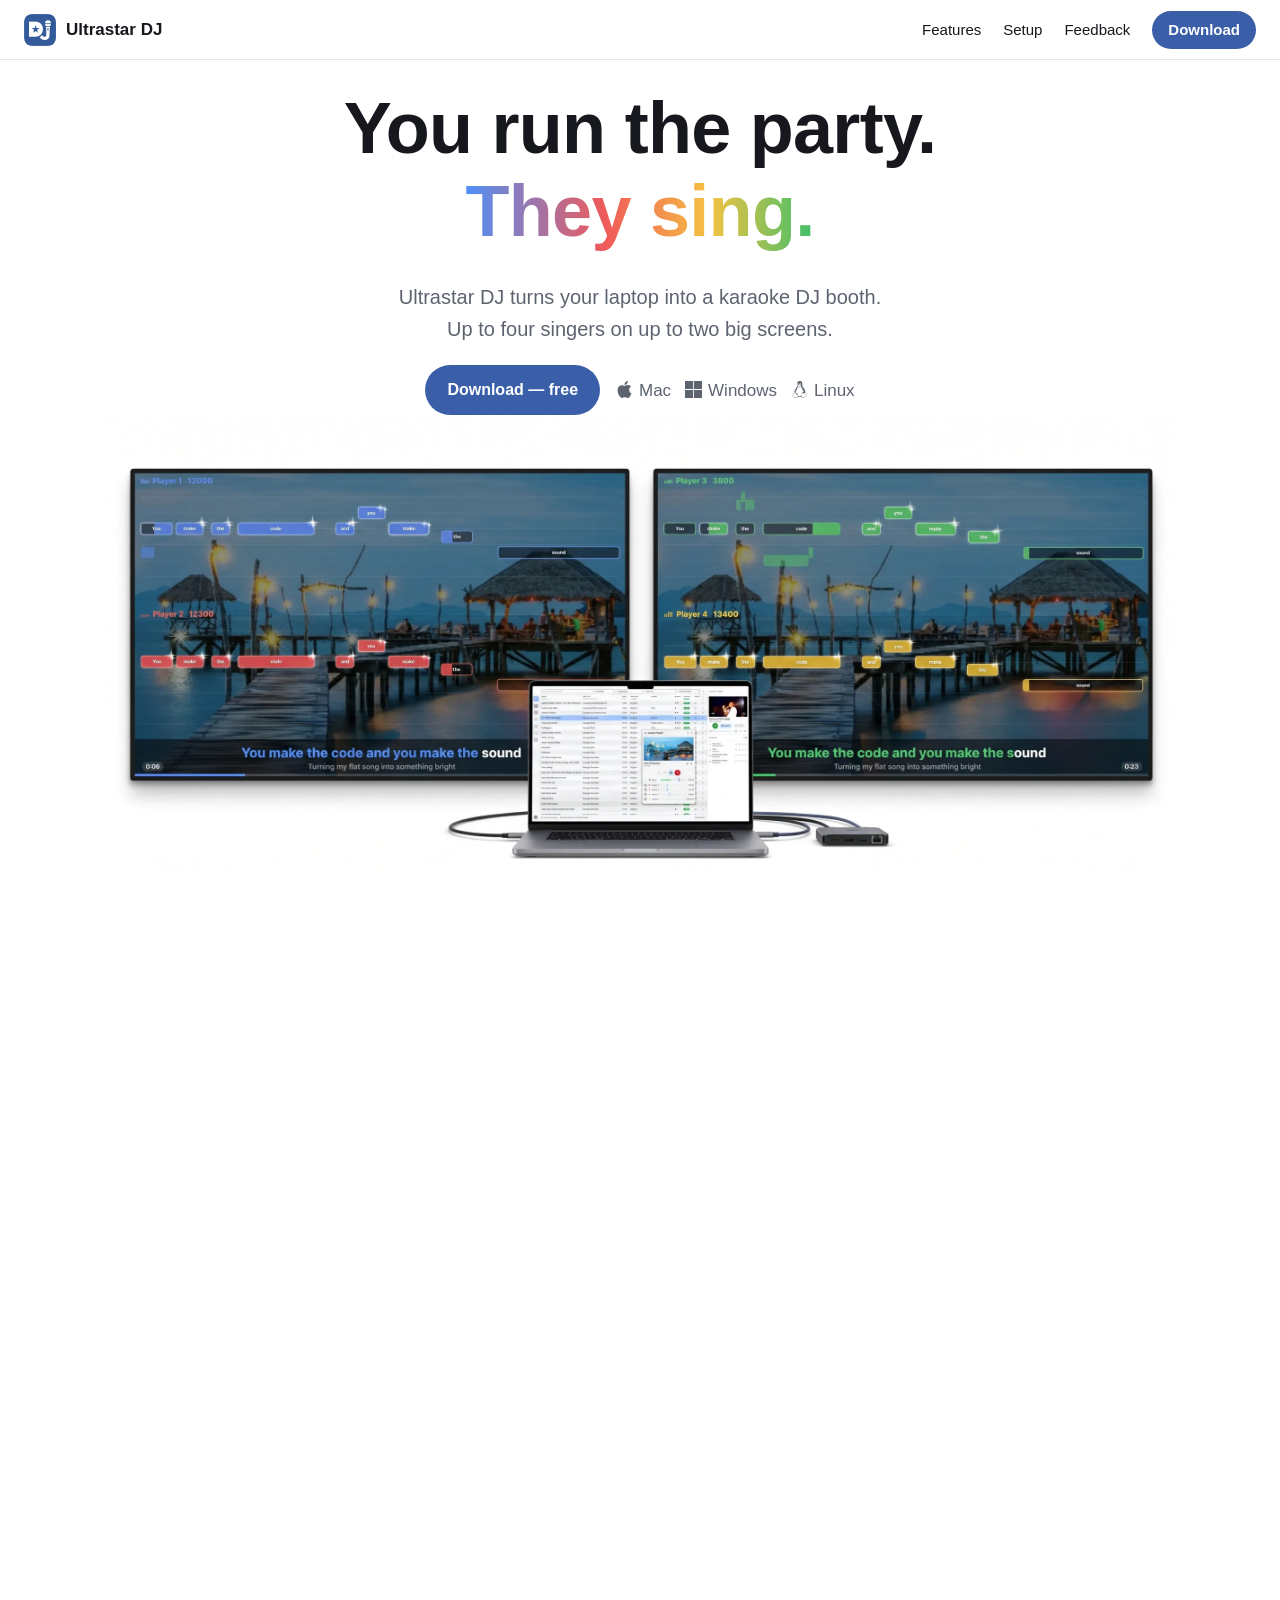
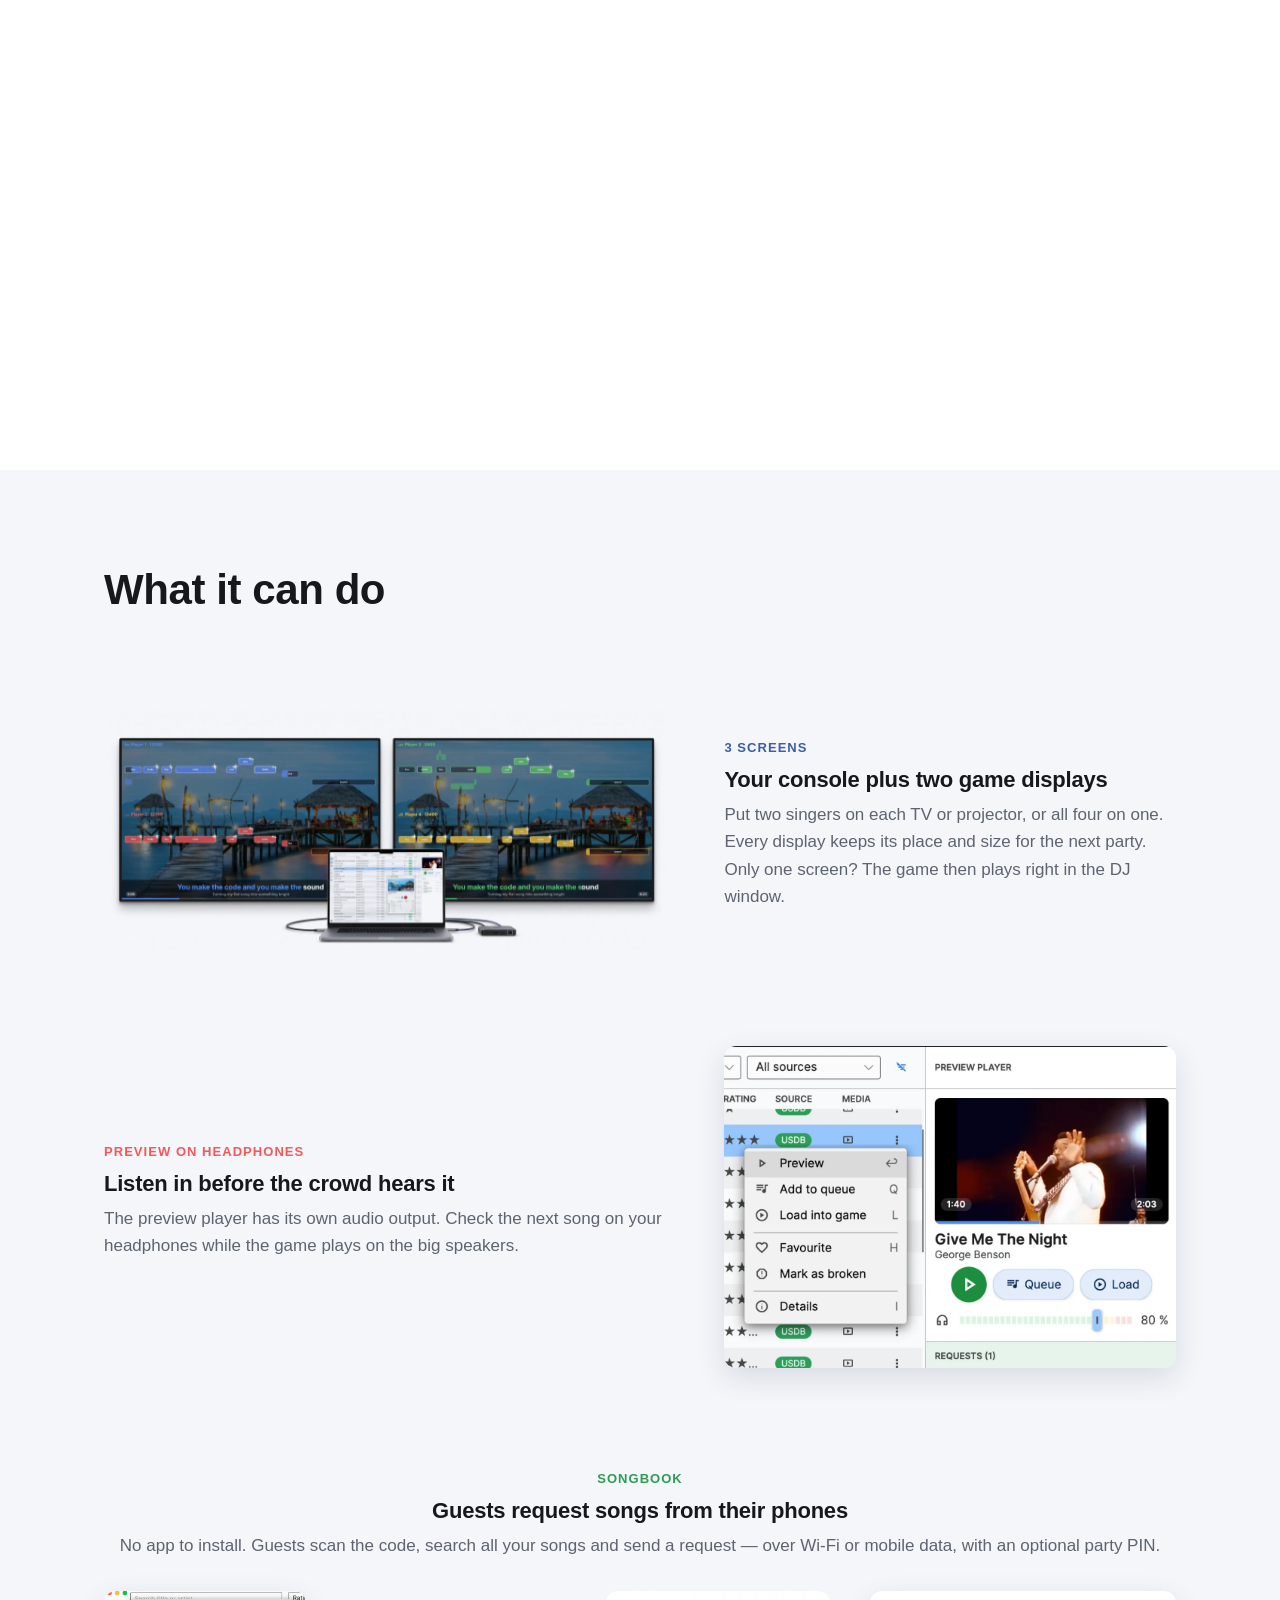
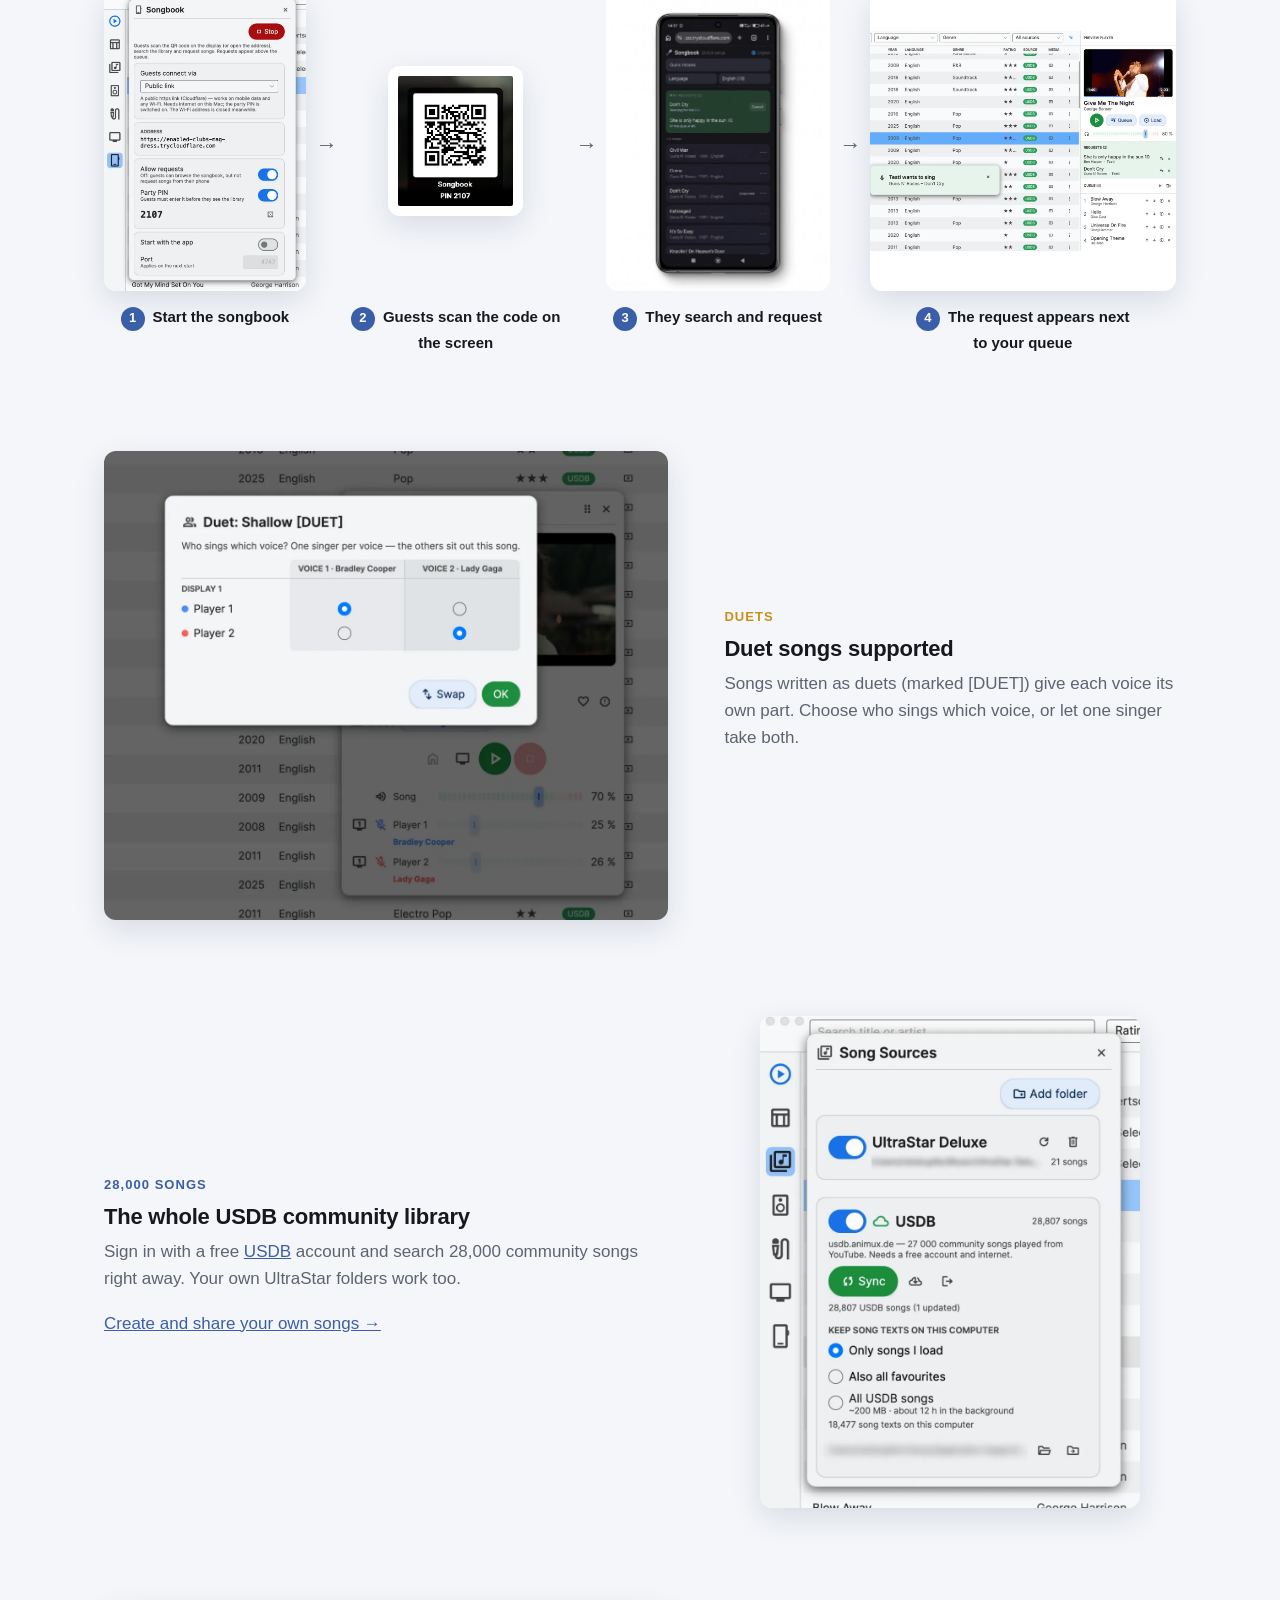
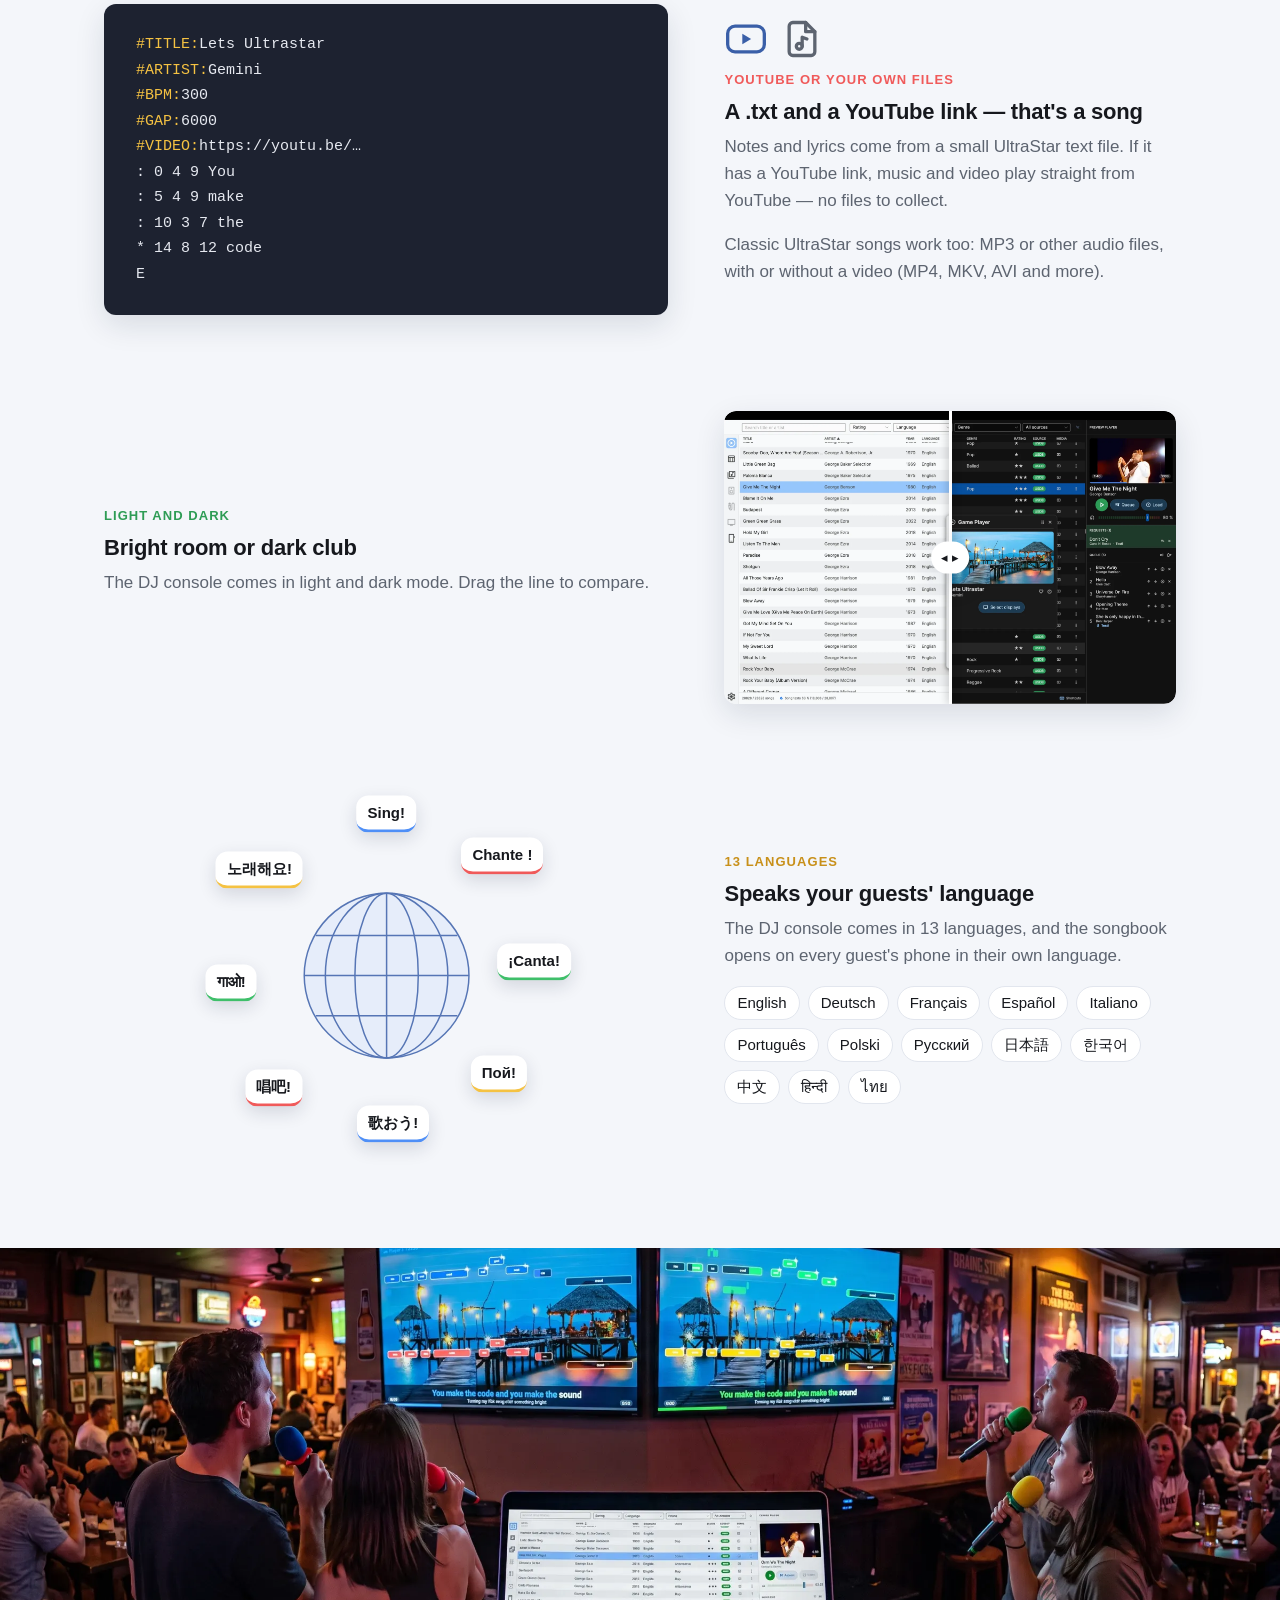
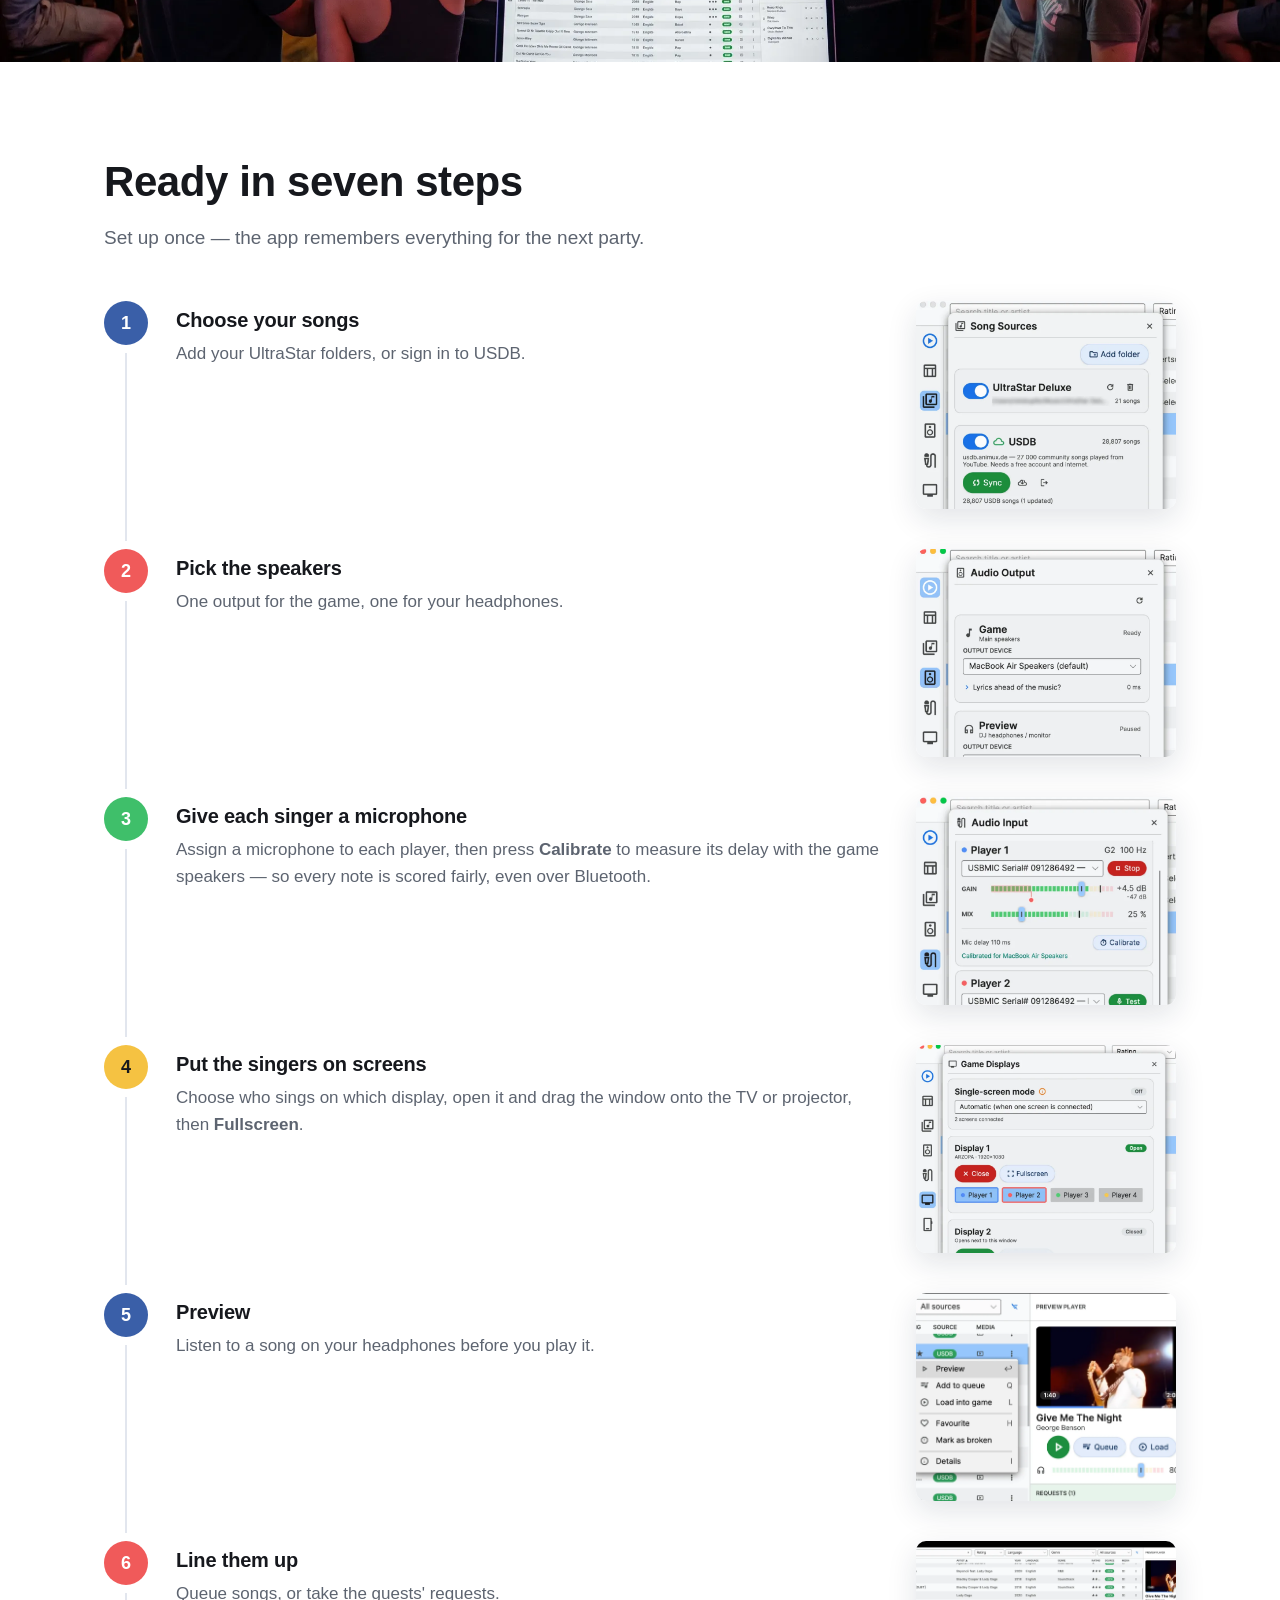
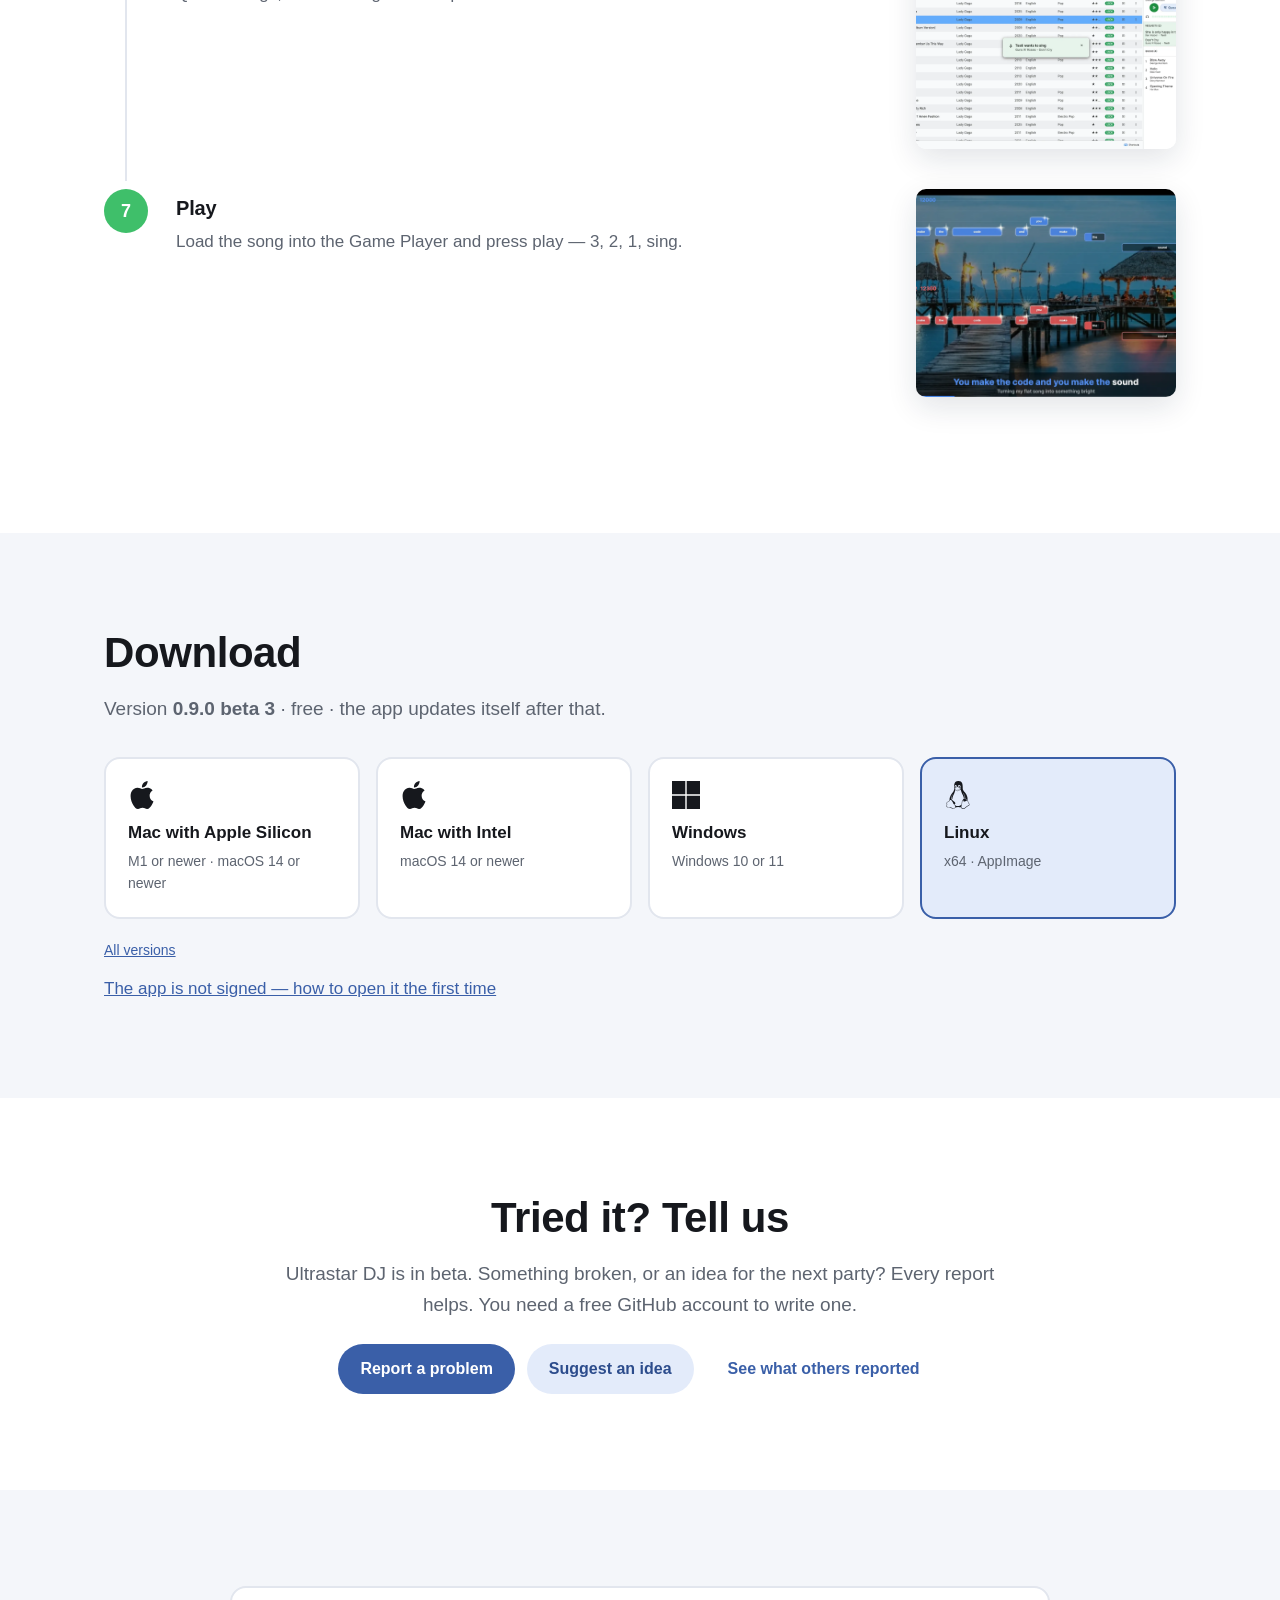
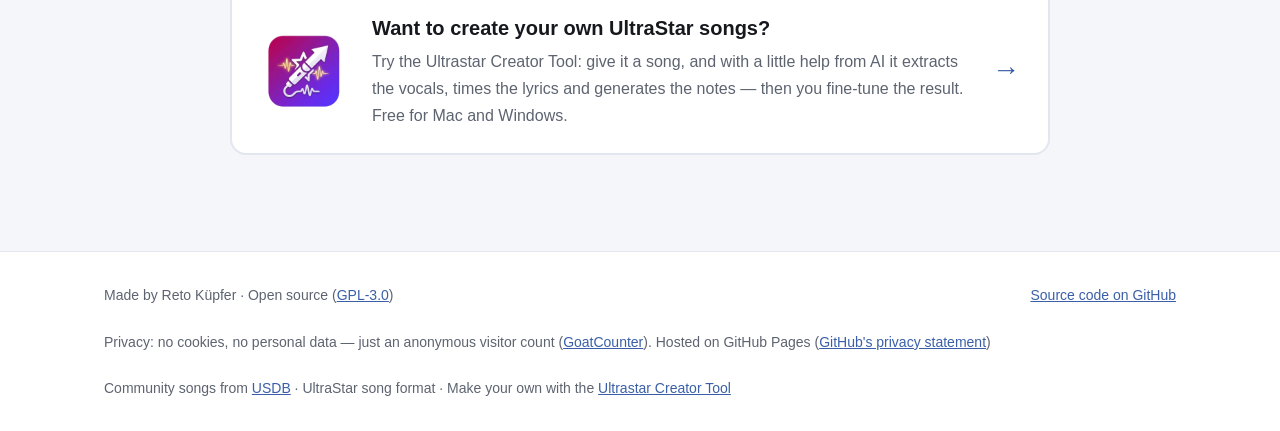
<file: website/index.html>
<!doctype html>
<html lang="en">
<head>
  <meta charset="utf-8">
  <meta name="viewport" content="width=device-width, initial-scale=1">
  <title>Ultrastar DJ — free karaoke app for Mac, Windows and Linux</title>
  <meta name="description" content="Ultrastar DJ turns your laptop into a karaoke DJ booth: up to four singers on two big screens, song requests from your guests' phones, 28,000 UltraStar songs ready to go. Free and open source for Mac, Windows and Linux.">
  <link rel="canonical" href="https://retotito.github.io/Ultrastar-DJ/">
  <meta property="og:type" content="website">
  <meta property="og:url" content="https://retotito.github.io/Ultrastar-DJ/">
  <meta property="og:site_name" content="Ultrastar DJ">
  <meta property="og:title" content="Ultrastar DJ — You run the party. They sing.">
  <meta property="og:description" content="A karaoke DJ booth on your laptop: up to four singers, song requests from phones, 28,000 songs. Free for Mac, Windows and Linux.">
  <meta property="og:image" content="https://retotito.github.io/Ultrastar-DJ/img/og-image.jpg">
  <meta property="og:image:width" content="1200">
  <meta property="og:image:height" content="630">
  <meta name="twitter:card" content="summary_large_image">
  <!-- Tells search engines this page is about a free app (can show as such in results) -->
  <script type="application/ld+json">
  {
    "@context": "https://schema.org",
    "@type": "SoftwareApplication",
    "name": "Ultrastar DJ",
    "description": "Karaoke DJ app: up to four singers on two screens, song requests from guests' phones, UltraStar songs from USDB, YouTube or local files.",
    "applicationCategory": "MultimediaApplication",
    "operatingSystem": "macOS 14+, Windows 10/11, Linux",
    "url": "https://retotito.github.io/Ultrastar-DJ/",
    "downloadUrl": "https://retotito.github.io/Ultrastar-DJ/#download",
    "image": "https://retotito.github.io/Ultrastar-DJ/img/og-image.jpg",
    "license": "https://www.gnu.org/licenses/gpl-3.0.html",
    "author": { "@type": "Person", "name": "Reto Küpfer" },
    "offers": { "@type": "Offer", "price": "0", "priceCurrency": "USD" }
  }
  </script>
  <link rel="icon" href="favicon.png">
  <link rel="stylesheet" href="style.css">
</head>
<body>
<!-- System icons (Apple and Linux from Simple Icons, CC0) -->
<svg width="0" height="0" style="position:absolute" aria-hidden="true">
  <symbol id="os-mac" viewBox="0 0 24 24"><path d="M12.152 6.896c-.948 0-2.415-1.078-3.96-1.04-2.04.027-3.91 1.183-4.961 3.014-2.117 3.675-.546 9.103 1.519 12.09 1.013 1.454 2.208 3.09 3.792 3.039 1.52-.065 2.09-.987 3.935-.987 1.831 0 2.35.987 3.96.948 1.637-.026 2.676-1.48 3.676-2.948 1.156-1.688 1.636-3.325 1.662-3.415-.039-.013-3.182-1.221-3.22-4.857-.026-3.04 2.48-4.494 2.597-4.559-1.429-2.09-3.623-2.324-4.39-2.376-2-.156-3.675 1.09-4.61 1.09zM15.53 3.83c.843-1.012 1.4-2.427 1.245-3.83-1.207.052-2.662.805-3.532 1.818-.78.896-1.454 2.338-1.273 3.714 1.338.104 2.715-.688 3.559-1.701"/></symbol>
  <symbol id="os-windows" viewBox="0 0 24 24"><path d="M0 0h11.4v11.4H0zM12.6 0H24v11.4H12.6zM0 12.6h11.4V24H0zM12.6 12.6H24V24H12.6z"/></symbol>
  <symbol id="os-linux" viewBox="0 0 24 24"><path d="M12.504 0c-.155 0-.315.008-.48.021-4.226.333-3.105 4.807-3.17 6.298-.076 1.092-.3 1.953-1.05 3.02-.885 1.051-2.127 2.75-2.716 4.521-.278.832-.41 1.684-.287 2.489a.424.424 0 00-.11.135c-.26.268-.45.6-.663.839-.199.199-.485.267-.797.4-.313.136-.658.269-.864.68-.09.189-.136.394-.132.602 0 .199.027.4.055.536.058.399.116.728.04.97-.249.68-.28 1.145-.106 1.484.174.334.535.47.94.601.81.2 1.91.135 2.774.6.926.466 1.866.67 2.616.47.526-.116.97-.464 1.208-.946.587-.003 1.23-.269 2.26-.334.699-.058 1.574.267 2.577.2.025.134.063.198.114.333l.003.003c.391.778 1.113 1.132 1.884 1.071.771-.06 1.592-.536 2.257-1.306.631-.765 1.683-1.084 2.378-1.503.348-.199.629-.469.649-.853.023-.4-.2-.811-.714-1.376v-.097l-.003-.003c-.17-.2-.25-.535-.338-.926-.085-.401-.182-.786-.492-1.046h-.003c-.059-.054-.123-.067-.188-.135a.357.357 0 00-.19-.064c.431-1.278.264-2.55-.173-3.694-.533-1.41-1.465-2.638-2.175-3.483-.796-1.005-1.576-1.957-1.56-3.368.026-2.152.236-6.133-3.544-6.139zm.529 3.405h.013c.213 0 .396.062.584.198.19.135.33.332.438.533.105.259.158.459.166.724 0-.02.006-.04.006-.06v.105a.086.086 0 01-.004-.021l-.004-.024a1.807 1.807 0 01-.15.706.953.953 0 01-.213.335.71.71 0 00-.088-.042c-.104-.045-.198-.064-.284-.133a1.312 1.312 0 00-.22-.066c.05-.06.146-.133.183-.198.053-.128.082-.264.088-.402v-.02a1.21 1.21 0 00-.061-.4c-.045-.134-.101-.2-.183-.333-.084-.066-.167-.132-.267-.132h-.016c-.093 0-.176.03-.262.132a.8.8 0 00-.205.334 1.18 1.18 0 00-.09.4v.019c.002.089.008.179.02.267-.193-.067-.438-.135-.607-.202a1.635 1.635 0 01-.018-.2v-.02a1.772 1.772 0 01.15-.768c.082-.22.232-.406.43-.533a.985.985 0 01.594-.2zm-2.962.059h.036c.142 0 .27.048.399.135.146.129.264.288.344.465.09.199.14.4.153.667v.004c.007.134.006.2-.002.266v.08c-.03.007-.056.018-.083.024-.152.055-.274.135-.393.2.012-.09.013-.18.003-.267v-.015c-.012-.133-.04-.2-.082-.333a.613.613 0 00-.166-.267.248.248 0 00-.183-.064h-.021c-.071.006-.13.04-.186.132a.552.552 0 00-.12.27.944.944 0 00-.023.33v.015c.012.135.037.2.08.334.046.134.098.2.166.268.01.009.02.018.034.024-.07.057-.117.07-.176.136a.304.304 0 01-.131.068 2.62 2.62 0 01-.275-.402 1.772 1.772 0 01-.155-.667 1.759 1.759 0 01.08-.668 1.43 1.43 0 01.283-.535c.128-.133.26-.2.418-.2zm1.37 1.706c.332 0 .733.065 1.216.399.293.2.523.269 1.052.468h.003c.255.136.405.266.478.399v-.131a.571.571 0 01.016.47c-.123.31-.516.643-1.063.842v.002c-.268.135-.501.333-.775.465-.276.135-.588.292-1.012.267a1.139 1.139 0 01-.448-.067 3.566 3.566 0 01-.322-.198c-.195-.135-.363-.332-.612-.465v-.005h-.005c-.4-.246-.616-.512-.686-.71-.07-.268-.005-.47.193-.6.224-.135.38-.271.483-.336.104-.074.143-.102.176-.131h.002v-.003c.169-.202.436-.47.839-.601.139-.036.294-.065.466-.065zm2.8 2.142c.358 1.417 1.196 3.475 1.735 4.473.286.534.855 1.659 1.102 3.024.156-.005.33.018.513.064.646-1.671-.546-3.467-1.089-3.966-.22-.2-.232-.335-.123-.335.59.534 1.365 1.572 1.646 2.757.13.535.16 1.104.021 1.67.067.028.135.06.205.067 1.032.534 1.413.938 1.23 1.537v-.043c-.06-.003-.12 0-.18 0h-.016c.151-.467-.182-.825-1.065-1.224-.915-.4-1.646-.336-1.77.465-.008.043-.013.066-.018.135-.068.023-.139.053-.209.064-.43.268-.662.669-.793 1.187-.13.533-.17 1.156-.205 1.869v.003c-.02.334-.17.838-.319 1.35-1.5 1.072-3.58 1.538-5.348.334a2.645 2.645 0 00-.402-.533 1.45 1.45 0 00-.275-.333c.182 0 .338-.03.465-.067a.615.615 0 00.314-.334c.108-.267 0-.697-.345-1.163-.345-.467-.931-.995-1.788-1.521-.63-.4-.986-.87-1.15-1.396-.165-.534-.143-1.085-.015-1.645.245-1.07.873-2.11 1.274-2.763.107-.065.037.135-.408.974-.396.751-1.14 2.497-.122 3.854a8.123 8.123 0 01.647-2.876c.564-1.278 1.743-3.504 1.836-5.268.048.036.217.135.289.202.218.133.38.333.59.465.21.201.477.335.876.335.039.003.075.006.11.006.412 0 .73-.134.997-.268.29-.134.52-.334.74-.4h.005c.467-.135.835-.402 1.044-.7zm2.185 8.958c.037.6.343 1.245.882 1.377.588.134 1.434-.333 1.791-.765l.211-.01c.315-.007.577.01.847.268l.003.003c.208.199.305.53.391.876.085.4.154.78.409 1.066.486.527.645.906.636 1.14l.003-.007v.018l-.003-.012c-.015.262-.185.396-.498.595-.63.401-1.746.712-2.457 1.57-.618.737-1.37 1.14-2.036 1.191-.664.053-1.237-.2-1.574-.898l-.005-.003c-.21-.4-.12-1.025.056-1.69.176-.668.428-1.344.463-1.897.037-.714.076-1.335.195-1.814.12-.465.308-.797.641-.984l.045-.022zm-10.814.049h.01c.053 0 .105.005.157.014.376.055.706.333 1.023.752l.91 1.664.003.003c.243.533.754 1.064 1.189 1.637.434.598.77 1.131.729 1.57v.006c-.057.744-.48 1.148-1.125 1.294-.645.135-1.52.002-2.395-.464-.968-.536-2.118-.469-2.857-.602-.369-.066-.61-.2-.723-.4-.11-.2-.113-.602.123-1.23v-.004l.002-.003c.117-.334.03-.752-.027-1.118-.055-.401-.083-.71.043-.94.16-.334.396-.4.69-.533.294-.135.64-.202.915-.47h.002v-.002c.256-.268.445-.601.668-.838.19-.201.38-.336.663-.336zm7.159-9.074c-.435.201-.945.535-1.488.535-.542 0-.97-.267-1.28-.466-.154-.134-.28-.268-.373-.335-.164-.134-.144-.333-.074-.333.109.016.129.134.199.2.096.066.215.2.36.333.292.2.68.467 1.167.467.485 0 1.053-.267 1.398-.466.195-.135.445-.334.648-.467.156-.136.149-.267.279-.267.128.016.034.134-.147.332a8.097 8.097 0 01-.69.468zm-1.082-1.583V5.64c-.006-.02.013-.042.029-.05.074-.043.18-.027.26.004.063 0 .16.067.15.135-.006.049-.085.066-.135.066-.055 0-.092-.043-.141-.068-.052-.018-.146-.008-.163-.065zm-.551 0c-.02.058-.113.049-.166.066-.047.025-.086.068-.14.068-.05 0-.13-.02-.136-.068-.01-.066.088-.133.15-.133.08-.031.184-.047.259-.005.019.009.036.03.03.05v.02h.003z"/></symbol>
</svg>

<header class="topbar">
  <a class="brand" href="#top"><img src="img/icon.webp" width="256" height="256" alt=""><span>Ultrastar DJ</span></a>
  <nav>
    <a href="#features">Features</a>
    <a href="#setup">Setup</a>
    <a href="#feedback" class="hide-small">Feedback</a>
    <a href="#download" class="btn btn-small">Download</a>
  </nav>
</header>

<main id="top">

  <!-- Opening: the mockup stays while the page scrolls and turns into the photo from the bar. -->
  <section class="hero" id="hero">
    <div class="hero-sticky">
      <div class="hero-text">
        <h1>You run the party.<br><span class="accent">They sing.</span></h1>
        <p class="lead">Ultrastar DJ turns your laptop into a karaoke DJ booth.<br>Up to four singers on up to two big screens.</p>
        <div class="hero-actions">
          <a href="#download" class="btn">Download — free</a>
          <span class="muted os-list"><span><svg class="os"><use href="#os-mac"/></svg>Mac</span> <span><svg class="os"><use href="#os-windows"/></svg>Windows</span> <span><svg class="os"><use href="#os-linux"/></svg>Linux</span></span>
        </div>
      </div>
      <div class="hero-stage">
        <img class="hero-mockup" src="img/mockup-3-screens.webp" width="2400" height="1019" alt="A laptop with the DJ console between two screens showing the karaoke game">
      </div>
      <div class="hero-photo" aria-hidden="true">
        <img src="img/bar-photo.webp" width="2400" height="1019" alt="">
        <p class="hero-photo-caption">Made for karaoke nights — in bars, at parties, at home.</p>
      </div>
    </div>
  </section>

  <!-- Features -->
  <section class="section tint" id="features">
    <div class="wrap">
      <h2>What it can do</h2>

      <article class="feature">
        <div class="feature-media">
          <img class="blend" src="img/mockup-3-screens.webp" width="2400" height="1019" alt="A laptop with the DJ console between two screens showing the karaoke game" loading="lazy">
        </div>
        <div class="feature-text">
          <span class="kicker">3 screens</span>
          <h3>Your console plus two game displays</h3>
          <p>Put two singers on each TV or projector, or all four on one. Every display keeps its place and size for the
            next party. Only one screen? The game then plays right in the DJ window.</p>
        </div>
      </article>

      <article class="feature flip">
        <div class="feature-media">
          <img src="img/preview-player.webp" width="1200" height="856" alt="The preview player with a song playing on headphones" loading="lazy">
        </div>
        <div class="feature-text">
          <span class="kicker">Preview on headphones</span>
          <h3>Listen in before the crowd hears it</h3>
          <p>The preview player has its own audio output. Check the next song on your headphones while the game plays on
            the big speakers.</p>
        </div>
      </article>

      <article class="feature wide">
        <div class="feature-text center">
          <span class="kicker">Songbook</span>
          <h3>Guests request songs from their phones</h3>
          <p>No app to install. Guests scan the code, search all your songs and send a request — over Wi-Fi or mobile
            data, with an optional party PIN.</p>
        </div>
        <ol class="steps-strip">
          <li><img src="img/songbook-settings.webp" width="800" height="1190" alt="Songbook settings in the DJ console" loading="lazy"><span>Start the songbook</span></li>
          <li><img src="img/songbook-qr.webp" width="327" height="371" alt="The QR code shown on the display" loading="lazy" class="qr"><span>Guests scan the code on the screen</span></li>
          <li><img src="img/songbook-phone.webp" width="900" height="1206" alt="The songbook on a phone" loading="lazy"><span>They search and request</span></li>
          <li><img src="img/song-request-popup.webp" width="1200" height="863" alt="A request popping up in the DJ console" loading="lazy"><span>The request appears next to your queue</span></li>
        </ol>
      </article>

      <article class="feature">
        <div class="feature-media">
          <img src="img/duet.webp" width="1200" height="998" alt="Choosing who sings which voice of a duet" loading="lazy">
        </div>
        <div class="feature-text">
          <span class="kicker">Duets</span>
          <h3>Duet songs supported</h3>
          <p>Songs written as duets (marked [DUET]) give each voice its own part. Choose who sings which voice, or let one
            singer take both.</p>
        </div>
      </article>

      <article class="feature flip">
        <div class="feature-media narrow">
          <img src="img/song-sources.webp" width="900" height="1166" alt="Song Sources: a local UltraStar folder and USDB" loading="lazy">
        </div>
        <div class="feature-text">
          <span class="kicker">28,000 songs</span>
          <h3>The whole USDB community library</h3>
          <p>Sign in with a free <a href="https://usdb.animux.de" target="_blank" rel="noopener">USDB</a> account and search 28,000
            community songs right away. Your own UltraStar folders work too.</p>
          <p><button type="button" class="link" data-open-tools>Create and share your own songs →</button></p>
        </div>
      </article>

      <article class="feature">
        <div class="feature-media">
          <pre class="txt"><code><span class="c">#TITLE:</span>Lets Ultrastar
<span class="c">#ARTIST:</span>Gemini
<span class="c">#BPM:</span>300
<span class="c">#GAP:</span>6000
<span class="c">#VIDEO:</span>https://youtu.be/…
: 0 4 9 You
: 5 4 9 make
: 10 3 7 the
* 14 8 12 code
E</code></pre>
        </div>
        <div class="feature-text">
          <div class="source-icons" aria-hidden="true">
            <svg class="ico stream" viewBox="0 0 24 24"><rect x="2" y="5" width="20" height="14" rx="4"/><path class="fill" d="M10 9.2v5.6l4.8-2.8z"/></svg>
            <svg class="ico file" viewBox="0 0 24 24"><path d="M14 3H7a2 2 0 0 0-2 2v14a2 2 0 0 0 2 2h10a2 2 0 0 0 2-2V8z"/><path d="M14 3v5h5"/><circle cx="10.5" cy="16" r="1.6"/><path d="M12.1 16v-5l2.6 1"/></svg>
          </div>
          <span class="kicker">YouTube or your own files</span>
          <h3>A .txt and a YouTube link — that's a song</h3>
          <p>Notes and lyrics come from a small UltraStar text file. If it has a YouTube link, music and video play
            straight from YouTube — no files to collect.</p>
          <p>Classic UltraStar songs work too: MP3 or other audio files, with or without a video (MP4, MKV, AVI and
            more).</p>
        </div>
      </article>

      <article class="feature flip">
        <div class="feature-media">
          <div class="compare" style="--pos: 50%">
            <img src="img/dj-console-light.webp" width="1800" height="1166" alt="DJ console in light mode" loading="lazy">
            <img class="compare-top" src="img/dj-console-dark.webp" width="1800" height="1166" alt="DJ console in dark mode" loading="lazy">
            <input type="range" min="0" max="100" value="50" aria-label="Drag to compare light and dark mode">
            <span class="compare-handle" aria-hidden="true"></span>
          </div>
        </div>
        <div class="feature-text">
          <span class="kicker">Light and dark</span>
          <h3>Bright room or dark club</h3>
          <p>The DJ console comes in light and dark mode. Drag the line to compare.</p>
        </div>
      </article>

      <article class="feature">
        <div class="feature-media">
          <!-- A line globe with "Sing!" in a few of the app's languages around it -->
          <div class="globe" aria-hidden="true">
            <svg class="globe-earth" viewBox="0 0 200 200">
              <circle cx="100" cy="100" r="78"/>
              <ellipse cx="100" cy="100" rx="30" ry="78"/>
              <ellipse cx="100" cy="100" rx="58" ry="78"/>
              <path d="M100 22v156M22 100h156M33 62h134M33 138h134"/>
            </svg>
            <ul class="globe-words">
              <li class="p1" style="left: 50%; top: 4%">Sing!</li>
              <li class="p2" style="left: 83%; top: 16%">Chante !</li>
              <li class="p3" style="left: 92%; top: 46%">¡Canta!</li>
              <li class="p4" style="left: 82%; top: 78%">Пой!</li>
              <li class="p1" style="left: 52%; top: 92%">歌おう!</li>
              <li class="p2" style="left: 18%; top: 82%">唱吧!</li>
              <li class="p3" style="left: 6%; top: 52%">गाओ!</li>
              <li class="p4" style="left: 14%; top: 20%">노래해요!</li>
            </ul>
          </div>
        </div>
        <div class="feature-text">
          <span class="kicker">13 languages</span>
          <h3>Speaks your guests' language</h3>
          <p>The DJ console comes in 13 languages, and the songbook opens on every guest's phone in their own language.</p>
          <ul class="lang-list"><li>English</li> <li>Deutsch</li> <li>Français</li> <li>Español</li> <li>Italiano</li> <li>Português</li> <li>Polski</li> <li>Русский</li> <li>日本語</li> <li>한국어</li> <li>中文</li> <li>हिन्दी</li> <li>ไทย</li></ul>
        </div>
      </article>
    </div>
  </section>

  <!-- The bar photo again as a break between features and setup -->
  <div class="band" aria-hidden="true"><img src="img/bar-photo.webp" width="2400" height="1019" alt="" loading="lazy"></div>

  <!-- Setup -->
  <section class="section" id="setup">
    <div class="wrap">
      <h2>Ready in seven steps</h2>
      <p class="section-lead">Set up once — the app remembers everything for the next party.</p>
      <ol class="timeline">
        <li>
          <div><h3>Choose your songs</h3><p>Add your UltraStar folders, or sign in to USDB.</p></div>
          <img src="img/song-sources.webp" width="900" height="1166" alt="" loading="lazy">
        </li>
        <li>
          <div><h3>Pick the speakers</h3><p>One output for the game, one for your headphones.</p></div>
          <img src="img/audio-output.webp" width="900" height="965" alt="" loading="lazy">
        </li>
        <li>
          <div><h3>Give each singer a microphone</h3><p>Assign a microphone to each player, then press
            <b>Calibrate</b> to measure its delay with the game speakers — so every note is scored fairly, even over
            Bluetooth.</p></div>
          <img src="img/audio-input.webp" width="800" height="1555" alt="" loading="lazy">
        </li>
        <li>
          <div><h3>Put the singers on screens</h3><p>Choose who sings on which display, open it and drag the window
            onto the TV or projector, then <b>Fullscreen</b>.</p></div>
          <img src="img/game-displays.webp" width="900" height="993" alt="" loading="lazy">
        </li>
        <li>
          <div><h3>Preview</h3><p>Listen to a song on your headphones before you play it.</p></div>
          <img src="img/preview-player.webp" width="1200" height="856" alt="" loading="lazy">
        </li>
        <li>
          <div><h3>Line them up</h3><p>Queue songs, or take the guests' requests.</p></div>
          <img src="img/song-requests.webp" width="1600" height="1036" alt="" loading="lazy">
        </li>
        <li>
          <div><h3>Play</h3><p>Load the song into the Game Player and press play — 3, 2, 1, sing.</p></div>
          <img src="img/display-1.webp" width="1400" height="907" alt="" loading="lazy">
        </li>
      </ol>
    </div>
  </section>

  <!-- Download — after each release, update the version and the two Mac file names below. -->
  <section class="section tint" id="download">
    <div class="wrap">
      <h2>Download</h2>
      <p class="section-lead">Version <b>0.9.0 beta 3</b> · free · the app updates itself after that.</p>
      <div class="downloads">
        <a class="dl" data-os="mac" data-help="mac" href="https://github.com/retotito/Ultrastar-DJ/releases/download/v0.9.0-beta.3/Ultrastar-DJ-0.9.0-beta.3-osx-arm64.dmg">
          <svg class="os"><use href="#os-mac"/></svg><b>Mac with Apple Silicon</b><span>M1 or newer · macOS 14 or newer</span></a>
        <a class="dl" data-os="mac" data-help="mac" href="https://github.com/retotito/Ultrastar-DJ/releases/download/v0.9.0-beta.3/Ultrastar-DJ-0.9.0-beta.3-osx-x64.dmg">
          <svg class="os"><use href="#os-mac"/></svg><b>Mac with Intel</b><span>macOS 14 or newer</span></a>
        <a class="dl" data-os="windows" data-help="windows" href="https://github.com/retotito/Ultrastar-DJ/releases/download/v0.9.0-beta.3/UltrastarDJ-win-Setup.exe">
          <svg class="os"><use href="#os-windows"/></svg><b>Windows</b><span>Windows 10 or 11</span></a>
        <a class="dl" data-os="linux" data-help="linux" href="https://github.com/retotito/Ultrastar-DJ/releases/download/v0.9.0-beta.3/UltrastarDJ.AppImage">
          <svg class="os"><use href="#os-linux"/></svg><b>Linux</b><span>x64 · AppImage</span></a>
      </div>
      <p class="small muted">
        <a href="https://github.com/retotito/Ultrastar-DJ/releases" target="_blank" rel="noopener">All versions</a>
      </p>
      <button type="button" class="link" data-open-help>The app is not signed — how to open it the first time</button>
    </div>
  </section>

  <!-- Feedback -->
  <section class="section" id="feedback">
    <div class="wrap center">
      <h2>Tried it? Tell us</h2>
      <p class="section-lead">Ultrastar DJ is in beta. Something broken, or an idea for the next party? Every report
        helps. You need a free GitHub account to write one.</p>
      <div class="feedback-actions">
        <a class="btn" href="https://github.com/retotito/Ultrastar-DJ/issues/new?template=bug.yml" target="_blank" rel="noopener">Report a problem</a>
        <a class="btn btn-tonal" href="https://github.com/retotito/Ultrastar-DJ/issues/new?template=idea.yml" target="_blank" rel="noopener">Suggest an idea</a>
        <a class="btn btn-text" href="https://github.com/retotito/Ultrastar-DJ/issues" target="_blank" rel="noopener">See what others reported</a>
      </div>
    </div>
  </section>
  <!-- Our sister app (its page links back here in the same style). -->
  <section class="section tint" id="creator-tool">
    <div class="wrap">
      <a class="promo" href="https://retotito.github.io/UltrastarCreatorTool/" target="_blank" rel="noopener">
        <img src="img/creator-tool-icon.webp" width="256" height="256" alt="Ultrastar Creator Tool icon" loading="lazy">
        <span>
          <b>Want to create your own UltraStar songs?</b>
          <span>Try the Ultrastar Creator Tool: give it a song, and with a little help from AI it extracts the vocals,
            times the lyrics and generates the notes — then you fine-tune the result. Free for Mac and Windows.</span>
        </span>
        <span class="promo-arrow" aria-hidden="true">→</span>
      </a>
    </div>
  </section>
</main>

<footer class="footer">
  <div class="wrap">
    <span>Made by Reto Küpfer · Open source (<a href="https://github.com/retotito/Ultrastar-DJ/blob/main/LICENSE" target="_blank" rel="noopener">GPL-3.0</a>)</span>
    <a href="https://github.com/retotito/Ultrastar-DJ" target="_blank" rel="noopener">Source code on GitHub</a>
    <span>Privacy: no cookies, no personal data — just an anonymous visitor count (<a href="https://www.goatcounter.com/help/privacy" target="_blank" rel="noopener">GoatCounter</a>). Hosted on GitHub Pages (<a href="https://docs.github.com/site-policy/privacy-policies/github-general-privacy-statement" target="_blank" rel="noopener">GitHub's privacy statement</a>)</span>
    <span>Community songs from <a href="https://usdb.animux.de" target="_blank" rel="noopener">USDB</a> · UltraStar song format · Make your own with the <a href="https://retotito.github.io/UltrastarCreatorTool/" target="_blank" rel="noopener">Ultrastar Creator Tool</a></span>
  </div>
</footer>

<!-- First start: the apps are not signed, so each system asks once. -->
<dialog class="help" id="help">
  <form method="dialog" class="help-close"><button aria-label="Close">✕</button></form>
  <h2 class="help-title">Your download has started</h2>
  <p class="muted">The app is not signed by Apple or Microsoft (that costs a yearly fee), so your computer asks once
    whether you trust it. Here is how to say yes:</p>
  <div class="tabs" role="tablist">
    <button role="tab" data-tab="mac">Mac</button>
    <button role="tab" data-tab="windows">Windows</button>
    <button role="tab" data-tab="linux">Linux</button>
  </div>
  <div class="tab" data-panel="mac">
    <ol>
      <li>Open the downloaded <b>.dmg</b> and drag <b>Ultrastar DJ</b> into <b>Applications</b>.</li>
      <li>Open it. macOS says it cannot check the app — click <b>Done</b>.</li>
      <li>Open <b>System Settings → Privacy &amp; Security</b>, scroll down and click <b>Open Anyway</b>.</li>
      <li>Confirm with your password. From now on it opens normally.</li>
    </ol>
  </div>
  <div class="tab" data-panel="windows">
    <ol>
      <li>Start <b>UltrastarDJ-win-Setup.exe</b>.</li>
      <li>A blue window says <b>"Windows protected your PC"</b> — click <b>More info</b>.</li>
      <li>Click <b>Run anyway</b>. The app installs and starts by itself.</li>
    </ol>
  </div>
  <div class="tab" data-panel="linux">
    <ol>
      <li>Install mpv once: <code>sudo apt install libmpv2</code> (on older systems <code>libmpv1</code>).</li>
      <li>Right-click <b>UltrastarDJ.AppImage</b> → Properties → Permissions → <b>Allow executing file as program</b>.</li>
      <li>Double-click it.</li>
    </ol>
  </div>
  <p class="small muted">Updates after that install themselves — no more questions.</p>
</dialog>

<!-- Tools for making songs (all free and open source) -->
<dialog class="help" id="tools">
  <form method="dialog" class="help-close"><button aria-label="Close">✕</button></form>
  <h2 class="help-title">Create your own songs</h2>
  <p class="muted">A few free tools to write your own UltraStar songs — notes, lyrics and timing in one .txt file that
    Ultrastar DJ plays like any other.</p>
  <ul class="tool-list">
    <li><a href="https://retotito.github.io/UltrastarCreatorTool/" target="_blank" rel="noopener"><b>Ultrastar Creator Tool</b></a>
      <span>Upload a song and get a singable first draft: the voice is separated, lyrics aligned and pitches detected —
        then fine-tune it in a piano-roll editor.</span></li>
    <li><a href="https://github.com/ZerNico/tunestudio/releases" target="_blank" rel="noopener"><b>Tune Studio</b></a>
      <span>Start from a YouTube link or an audio file: it charts lyrics, timing and notes for you, then you fine-tune
        them in a piano-roll editor and export for your games or USDB. Mac (Apple Silicon), Windows, Linux.</span></li>
    <li><a href="https://github.com/DoubleDee73/Yass-Reloaded" target="_blank" rel="noopener"><b>Yass Reloaded</b></a>
      <span>Karaoke editor for fine-tuning notes, lyrics and timing, and for tidying up a whole song library.
        Windows, Mac, Linux.</span></li>
    <li><a href="https://github.com/UltraStar-Deluxe/UltraStar-Creator" target="_blank" rel="noopener"><b>UltraStar-Creator</b></a>
      <span>The UltraStar Deluxe team's song creation tool. Windows, Mac, Linux.</span></li>
  </ul>
  <p class="small muted">Finished a song? Share it with everyone on <a href="https://usdb.animux.de" target="_blank" rel="noopener">USDB</a>
    — after their next USDB sync, every Ultrastar DJ user can sing it.</p>
</dialog>

<script src="main.js"></script>
<!-- Anonymous visitor count (GoatCounter: no cookies, no personal data) — ultrastardj.goatcounter.com -->
<script data-goatcounter="https://ultrastardj.goatcounter.com/count" async src="https://gc.zgo.at/count.js"></script>
</body>
</html>
</file>
<file: website/style.css>
:root {
  --brand: #3a5fa8;
  --brand-strong: #2c4c8c;
  --brand-soft: #e3ebfa;
  --p1: #4f8ff7;
  --p2: #f05a5a;
  --p3: #3fbf6a;
  --p4: #f5c242;
  --text: #16181d;
  --muted: #5d6470;
  --bg: #ffffff;
  --tint: #f4f6fa;
  --line: #e2e6ee;
  --card: #ffffff;
  --shadow: 0 10px 30px rgba(20, 30, 60, .12);
  --radius: 16px;
  --wrap: 1120px;
  --gutter: 24px;
  --topbar: 60px;
  color-scheme: light;
}

* { box-sizing: border-box; }
html { scroll-behavior: smooth; scroll-padding-top: var(--topbar); }
body {
  margin: 0;
  background: var(--bg);
  color: var(--text);
  font: 17px/1.6 -apple-system, BlinkMacSystemFont, "Segoe UI", Inter, Roboto, "Helvetica Neue", Arial, sans-serif;
  -webkit-font-smoothing: antialiased;
  overflow-x: hidden;
}
img { max-width: 100%; height: auto; display: block; }
a { color: var(--brand); }
h1, h2, h3 { line-height: 1.15; margin: 0 0 .4em; letter-spacing: -.01em; }
h2 { font-size: clamp(28px, 4vw, 42px); }
h3 { font-size: 22px; }
p { margin: 0 0 1em; }
.muted { color: var(--muted); }
.small { font-size: 14px; }
.center { text-align: center; }
.wrap { max-width: var(--wrap); margin: 0 auto; padding: 0 var(--gutter); }
@media (max-width: 600px) { :root { --gutter: 16px; } body { font-size: 16px; } }

/* Buttons */
.btn {
  display: inline-block; padding: 12px 22px; border-radius: 999px; border: 0;
  background: var(--brand); color: #fff; font-weight: 600; text-decoration: none; font-size: 16px;
  transition: background .2s, transform .2s;
}
.btn:hover { background: var(--brand-strong); transform: translateY(-1px); }
.btn-small { padding: 7px 16px; font-size: 15px; }
.btn-tonal { background: var(--brand-soft); color: var(--brand-strong); }
.btn-tonal:hover { background: #d3e0f7; }
.btn-text { background: none; color: var(--brand); }
.btn-text:hover { background: var(--tint); }
button.link { background: none; border: 0; padding: 0; color: var(--brand); font: inherit; text-decoration: underline; cursor: pointer; }

/* Top bar */
.topbar {
  position: fixed; inset: 0 0 auto; z-index: 10; height: var(--topbar);
  display: flex; align-items: center; justify-content: space-between; padding: 0 var(--gutter);
  background: rgba(255, 255, 255, .85); backdrop-filter: saturate(1.6) blur(12px); -webkit-backdrop-filter: saturate(1.6) blur(12px);
  border-bottom: 1px solid var(--line);
}
.brand { display: flex; align-items: center; gap: 10px; color: var(--text); text-decoration: none; font-weight: 700; }
.brand img { width: 32px; height: 32px; border-radius: 8px; }
.topbar nav { display: flex; align-items: center; gap: 22px; }
.topbar nav a:not(.btn) { color: var(--text); text-decoration: none; font-size: 15px; }
.topbar nav a:not(.btn):hover { color: var(--brand); }
@media (max-width: 600px) {
  .topbar nav { gap: 14px; }
  .hide-small, .brand span { display: none; }
}

/* Opening: sticky stage, the mockup turns into the bar photo while scrolling (main.js sets --p from 0 to 1). */
.hero { position: relative; height: 230vh; --p: 0; }
.hero-sticky {
  position: sticky; top: 0; height: 100vh; overflow: hidden;
  display: flex; flex-direction: column; align-items: center; justify-content: center;
  padding: calc(var(--topbar) + 3vh) var(--gutter) 3vh;
}
.hero-text { text-align: center; max-width: 780px; opacity: calc(1 - var(--p) * 2.2); transform: translateY(calc(var(--p) * -40px)); }
.hero h1 { font-size: clamp(36px, 6.4vw, 72px); font-weight: 800; }
.accent {
  background: linear-gradient(90deg, var(--p1), var(--p2) 40%, var(--p4) 70%, var(--p3));
  -webkit-background-clip: text; background-clip: text; color: transparent;
}
.lead { font-size: clamp(17px, 2vw, 20px); color: var(--muted); }
.hero-actions { display: flex; gap: 16px; align-items: center; justify-content: center; flex-wrap: wrap; }
.hero-stage { width: 100%; max-width: 1400px; flex: 1 1 auto; min-height: 0; display: flex; align-items: center; justify-content: center;
  transform: scale(calc(1 + var(--p) * .15)); }
.hero-mockup { max-height: 100%; width: auto; object-fit: contain; }
.hero-photo {
  position: absolute; inset: 0; opacity: clamp(0, calc(var(--p) * 2 - .35), 1);
  pointer-events: none;
}
.hero-photo img { width: 100%; height: 100%; object-fit: cover; transform: scale(calc(1.12 - var(--p) * .12)); }
.hero-photo::after { content: ""; position: absolute; inset: 0; background: linear-gradient(transparent 55%, rgba(0, 0, 0, .65)); }
.hero-photo-caption {
  position: absolute; left: 0; right: 0; bottom: 6vh; z-index: 1; margin: 0; padding: 0 var(--gutter);
  text-align: center; color: #fff; font-size: clamp(20px, 3vw, 32px); font-weight: 700;
  opacity: clamp(0, calc(var(--p) * 3 - 2), 1);
}
/* Phones and reduced motion: no scroll effect — the mockup, then the photo below it. */
@media (max-width: 700px), (prefers-reduced-motion: reduce) {
  .hero { height: auto; }
  .hero-sticky { position: static; height: auto; overflow: visible; padding-bottom: 0; }
  .hero-text, .hero-stage { opacity: 1; transform: none; }
  .hero-stage { margin: 24px calc(-1 * var(--gutter)) 32px; width: calc(100% + 2 * var(--gutter)); }
  .hero-mockup { width: 100%; }
  .hero-photo { position: relative; opacity: 1; margin: 0 calc(-1 * var(--gutter)); width: calc(100% + 2 * var(--gutter)); }
  .hero-photo img { height: auto; aspect-ratio: 4 / 3; transform: none; object-position: 50% 40%; }
  .hero-photo-caption { opacity: 1; font-size: 20px; bottom: 24px; }
}

/* Sections */
.section { padding: 96px 0; }
.tint { background: var(--tint); }
.section-lead { font-size: 19px; color: var(--muted); max-width: 720px; }
.center .section-lead, .feature-text.center p { margin-left: auto; margin-right: auto; }
@media (max-width: 600px) { .section { padding: 64px 0; } }

.cards.three { display: grid; grid-template-columns: repeat(3, 1fr); gap: 20px; margin-top: 40px; }
@media (max-width: 860px) { .cards.three { grid-template-columns: 1fr; } }
.card { background: var(--tint); border-radius: var(--radius); padding: 28px; }
.card h3 { font-size: 19px; }
.card p { color: var(--muted); margin: 0; }
.ico { width: 36px; height: 36px; fill: none; stroke: var(--brand); stroke-width: 1.8; stroke-linecap: round; stroke-linejoin: round; margin-bottom: 14px; }
.card:nth-child(2) .ico { stroke: var(--p2); }
.card:nth-child(3) .ico { stroke: var(--p3); }

/* Feature rows: picture and text side by side, swapped every other row */
.feature { display: grid; grid-template-columns: 1.25fr 1fr; gap: 56px; align-items: center; margin-top: 96px; }
.feature.flip .feature-media { order: 2; }
.feature.wide { display: block; }
.feature-media img, .feature-media .compare, .feature-media .txt { border-radius: 12px; box-shadow: var(--shadow); }
/* The mockup has a white background: multiplied, it takes on the section's tint instead of showing a white box. */
.feature-media img.blend { box-shadow: none; border-radius: 0; mix-blend-mode: multiply; }
.feature-media.narrow img { max-width: 380px; margin: 0 auto; }
.kicker { display: inline-block; font-size: 13px; font-weight: 700; text-transform: uppercase; letter-spacing: .08em; color: var(--brand); margin-bottom: 8px; }
.feature:nth-of-type(4n+2) .kicker { color: var(--p2); }
.feature:nth-of-type(4n+3) .kicker { color: #2e9c55; }
.feature:nth-of-type(4n) .kicker { color: #c8901a; }
.feature-text p { color: var(--muted); }
@media (max-width: 860px) {
  .feature { grid-template-columns: 1fr; gap: 24px; margin-top: 64px; }
  .feature.flip .feature-media { order: 0; }
}

/* Songbook: four steps left to right, top to bottom on phones */
.steps-strip { list-style: none; padding: 0; margin: 32px 0 0; display: grid; grid-template-columns: repeat(4, auto); justify-content: space-between; gap: 40px; counter-reset: step; }
.steps-strip li { position: relative; display: flex; flex-direction: column; align-items: center; gap: 14px; counter-increment: step; }
.steps-strip li > img { height: 300px; width: auto; max-width: 100%; object-fit: contain; border-radius: 12px; box-shadow: var(--shadow); background: #fff; }
.steps-strip li > img.qr { height: 150px; margin: 75px 0; padding: 10px; }
.steps-strip li:nth-child(3) > img { box-shadow: none; background: none; }
.steps-strip li span { max-width: 220px; text-align: center; font-weight: 600; font-size: 15px; }
.steps-strip li span::before {
  content: counter(step); display: inline-grid; place-items: center; width: 24px; height: 24px; margin-right: 8px;
  border-radius: 50%; background: var(--brand); color: #fff; font-size: 13px;
}
.steps-strip li:not(:last-child)::after {
  content: "→"; position: absolute; right: -32px; top: 136px; color: var(--muted); font-size: 22px;
}
@media (max-width: 860px) {
  .steps-strip { grid-template-columns: 1fr; gap: 48px; }
  .steps-strip li > img { height: auto; max-height: 460px; }
  .steps-strip li > img.qr { margin: 0; }
  .steps-strip li:not(:last-child)::after { content: "↓"; right: auto; top: auto; bottom: -40px; }
}

/* Streaming or a file: a plain play button (not YouTube's logo) and a music file */
.source-icons { display: flex; gap: 12px; margin-bottom: 4px; }
.source-icons .ico { width: 44px; height: 44px; margin: 0; }
.source-icons .stream .fill { fill: var(--brand); stroke: none; }
.source-icons .file { stroke: var(--muted); }

/* The song file */
.txt { margin: 0; padding: 28px 32px; background: #1d2230; color: #e6e9f0; font: 15px/1.7 ui-monospace, "SF Mono", Menlo, Consolas, monospace; overflow-x: auto; }
.txt .c { color: var(--p4); }

/* Light / dark: the dark picture is clipped to the right of the handle */
.compare { position: relative; overflow: hidden; }
.compare img { width: 100%; }
.compare .compare-top { position: absolute; inset: 0; height: 100%; clip-path: inset(0 0 0 var(--pos)); }
.compare input { position: absolute; inset: 0; width: 100%; height: 100%; margin: 0; opacity: 0; cursor: ew-resize; }
.compare-handle { position: absolute; top: 0; bottom: 0; left: var(--pos); width: 3px; margin-left: -1.5px; background: #fff; box-shadow: 0 0 8px rgba(0, 0, 0, .4); pointer-events: none; }
.compare-handle::after {
  content: "◂ ▸"; position: absolute; top: 50%; left: 50%; transform: translate(-50%, -50%);
  padding: 6px 10px; border-radius: 999px; background: #fff; color: var(--text); font-size: 13px; white-space: nowrap; box-shadow: var(--shadow);
}

/* Languages: a line globe with speech bubbles around it (static) */
.globe { position: relative; width: min(80%, 352px); aspect-ratio: 1; margin: 0 auto; }
.globe-earth { position: absolute; inset: 20%; width: 60%; height: 60%; fill: none; stroke: var(--brand); stroke-width: 1.4; opacity: .85; }
.globe-earth circle { fill: var(--brand-soft); }
.globe-words { list-style: none; margin: 0; padding: 0; position: absolute; inset: 0; }
.globe-words li {
  position: absolute; transform: translate(-50%, -50%); padding: 5px 11px; border-radius: 12px; white-space: nowrap;
  background: #fff; box-shadow: 0 6px 18px rgba(20, 30, 60, .14); font-weight: 600; font-size: clamp(12px, 2.9vw, 15px);
  border-bottom: 3px solid var(--c);
}
.globe-words .p1 { --c: var(--p1); } .globe-words .p2 { --c: var(--p2); } .globe-words .p3 { --c: var(--p3); } .globe-words .p4 { --c: var(--p4); }
.lang-list { list-style: none; padding: 0; margin: 8px 0 0; display: flex; flex-wrap: wrap; gap: 8px; }
.lang-list li { padding: 4px 12px; border-radius: 999px; background: var(--bg); border: 1px solid var(--line); font-size: 15px; }

/* Photo break */
.band { height: 46vh; min-height: 260px; overflow: hidden; }
.band img { width: 100%; height: 100%; object-fit: cover; object-position: center 40%; }

/* Setup timeline */
.timeline { list-style: none; padding: 0; margin: 48px 0 0; counter-reset: step; }
.timeline li {
  counter-increment: step; position: relative; display: grid; grid-template-columns: 1fr 260px; gap: 32px; align-items: start;
  padding: 0 0 40px 72px;
}
.timeline li::before {
  content: counter(step); position: absolute; left: 0; top: 0; width: 44px; height: 44px; border-radius: 50%;
  display: grid; place-items: center; background: var(--brand); color: #fff; font-weight: 700; font-size: 18px;
}
.timeline li:nth-child(4n+2)::before { background: var(--p2); }
.timeline li:nth-child(4n+3)::before { background: var(--p3); }
.timeline li:nth-child(4n)::before { background: var(--p4); color: var(--text); }
.timeline li:not(:last-child)::after { content: ""; position: absolute; left: 21px; top: 52px; bottom: 8px; width: 2px; background: var(--line); }
.timeline h3 { font-size: 20px; margin-top: 8px; }
.timeline p { color: var(--muted); margin: 0; }
.timeline img { width: 260px; height: 208px; object-fit: cover; object-position: top; border-radius: 10px; box-shadow: var(--shadow); }
@media (max-width: 700px) {
  .timeline li { grid-template-columns: 1fr; gap: 16px; padding-left: 60px; }
  .timeline img { width: 100%; height: 260px; }
}

/* System icons */
.os { width: 1em; height: 1em; fill: currentColor; vertical-align: -0.12em; margin-right: .35em; }
.os-list { display: inline-flex; gap: 14px; flex-wrap: wrap; }
.os-list span { white-space: nowrap; }

/* Download */
.downloads { display: grid; grid-template-columns: repeat(4, 1fr); gap: 16px; margin: 32px 0 20px; }
@media (max-width: 900px) { .downloads { grid-template-columns: 1fr 1fr; } }
@media (max-width: 520px) { .downloads { grid-template-columns: 1fr; } }
.dl {
  display: flex; flex-direction: column; gap: 4px; padding: 22px; border-radius: var(--radius);
  background: var(--card); border: 2px solid var(--line); color: var(--text); text-decoration: none; transition: border-color .2s, transform .2s;
}
.dl .os { width: 28px; height: 28px; margin-bottom: 6px; color: var(--text); }
.dl span { color: var(--muted); font-size: 14px; }
.dl:hover { border-color: var(--brand); transform: translateY(-2px); }
.dl.mine { border-color: var(--brand); background: var(--brand-soft); }

/* Feedback */
.feedback-actions { display: flex; gap: 12px; justify-content: center; flex-wrap: wrap; margin-top: 24px; }

/* Sister app (same card as on the Creator Tool's page) */
.promo {
  display: flex; align-items: center; gap: 24px; max-width: 820px; margin: 0 auto; padding: 24px 28px;
  background: var(--card); border: 2px solid var(--line); border-radius: var(--radius); color: var(--text); text-decoration: none;
  transition: border-color .2s, transform .2s;
}
.promo:hover { border-color: var(--brand); transform: translateY(-2px); }
.promo img { width: 88px; height: 88px; flex: none; border-radius: 20px; }
.promo b { display: block; font-size: 20px; margin-bottom: 4px; }
.promo span span { color: var(--muted); font-size: 16px; }
.promo-arrow { margin-left: auto; font-size: 28px; color: var(--brand); flex: none; }
@media (max-width: 600px) { .promo { flex-direction: column; text-align: center; } .promo-arrow { display: none; } }

/* Footer */
.footer { padding: 32px 0; border-top: 1px solid var(--line); font-size: 14px; color: var(--muted); }
.footer .wrap { display: flex; gap: 24px; flex-wrap: wrap; justify-content: space-between; }

/* First-start help */
.help {
  width: min(560px, calc(100vw - 32px)); border: 0; border-radius: 20px; padding: 28px; box-shadow: 0 30px 80px rgba(0, 0, 0, .35);
  color: var(--text); background: var(--bg);
}
.help::backdrop { background: rgba(15, 20, 35, .55); }
.help-title { font-size: 24px; padding-right: 32px; }
.help-close { position: absolute; top: 14px; right: 14px; margin: 0; }
.help-close button { width: 36px; height: 36px; border-radius: 50%; border: 0; background: var(--tint); cursor: pointer; font-size: 16px; color: var(--text); }
.tabs { display: flex; gap: 6px; background: var(--tint); padding: 4px; border-radius: 999px; margin: 16px 0; }
.tabs button { flex: 1; padding: 8px; border: 0; border-radius: 999px; background: none; font: inherit; font-weight: 600; cursor: pointer; color: var(--muted); }
.tabs button[aria-selected="true"] { background: #fff; color: var(--text); box-shadow: 0 1px 4px rgba(0, 0, 0, .12); }
.tab ol { padding-left: 22px; margin: 0 0 12px; }
.tab li { margin-bottom: 8px; }
.tab code { background: var(--tint); padding: 1px 6px; border-radius: 6px; font-size: 14px; }
.tool-list { list-style: none; padding: 0; margin: 16px 0; display: grid; gap: 14px; }
.tool-list li { display: flex; flex-direction: column; gap: 2px; padding: 14px 16px; border-radius: 12px; background: var(--tint); }
.tool-list span { color: var(--muted); font-size: 15px; }
</file>
